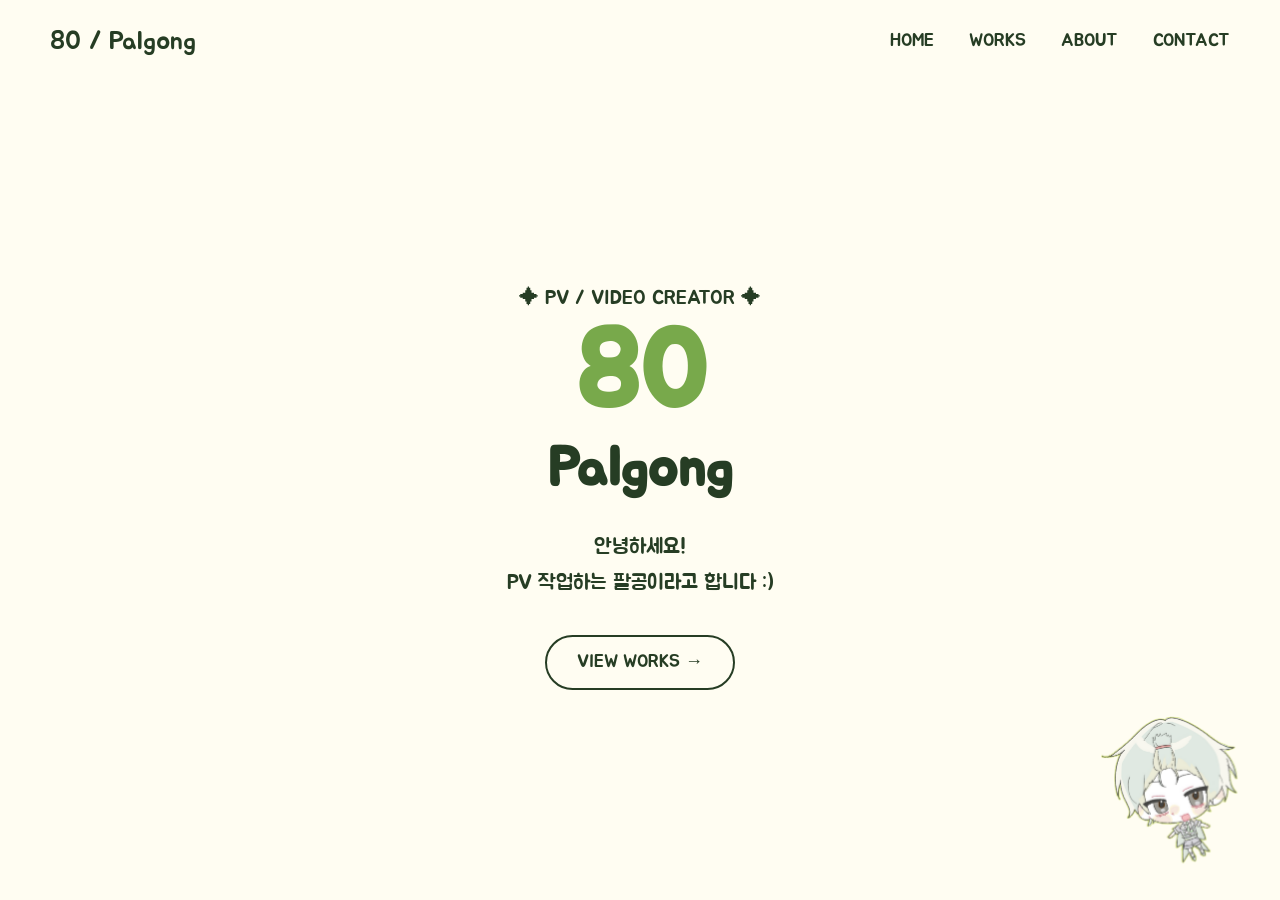
<file: index.html>
<!DOCTYPE html>
<html lang="ko">

<head>
    <meta charset="UTF-8">
    <meta name="viewport" content="width=device-width, initial-scale=1.0">

    <title>80 Palgong | PV Video Creator</title>

    <link rel="stylesheet" href="style.css">
</head>

<body>

    <header>
        <a href="index.html" class="logo">80 / Palgong</a>

        <nav>
            <a href="index.html">HOME</a>
            <a href="works.html">WORKS</a>
            <a href="about.html">ABOUT</a>
            <a href="contact.html">CONTACT</a>
        </nav>
    </header>


    <main class="hero">

        <div class="hero-content">

            <p class="hero-small">
                ✦ PV / VIDEO CREATOR ✦
            </p>

            <h1 class="hero-number">
                80
            </h1>

            <h2 class="hero-name">
                Palgong
            </h2>

            <p class="hero-description">
                안녕하세요!<br>
                PV 작업하는 팔공이라고 합니다 :)
            </p>

            <a href="works.html" class="work-button">
                VIEW WORKS →
            </a>

        </div>

    </main>


    <img
        src="assets/character.png"
        class="floating-character"
        alt="Palgong character"
    >

</body>

</html>
</file>
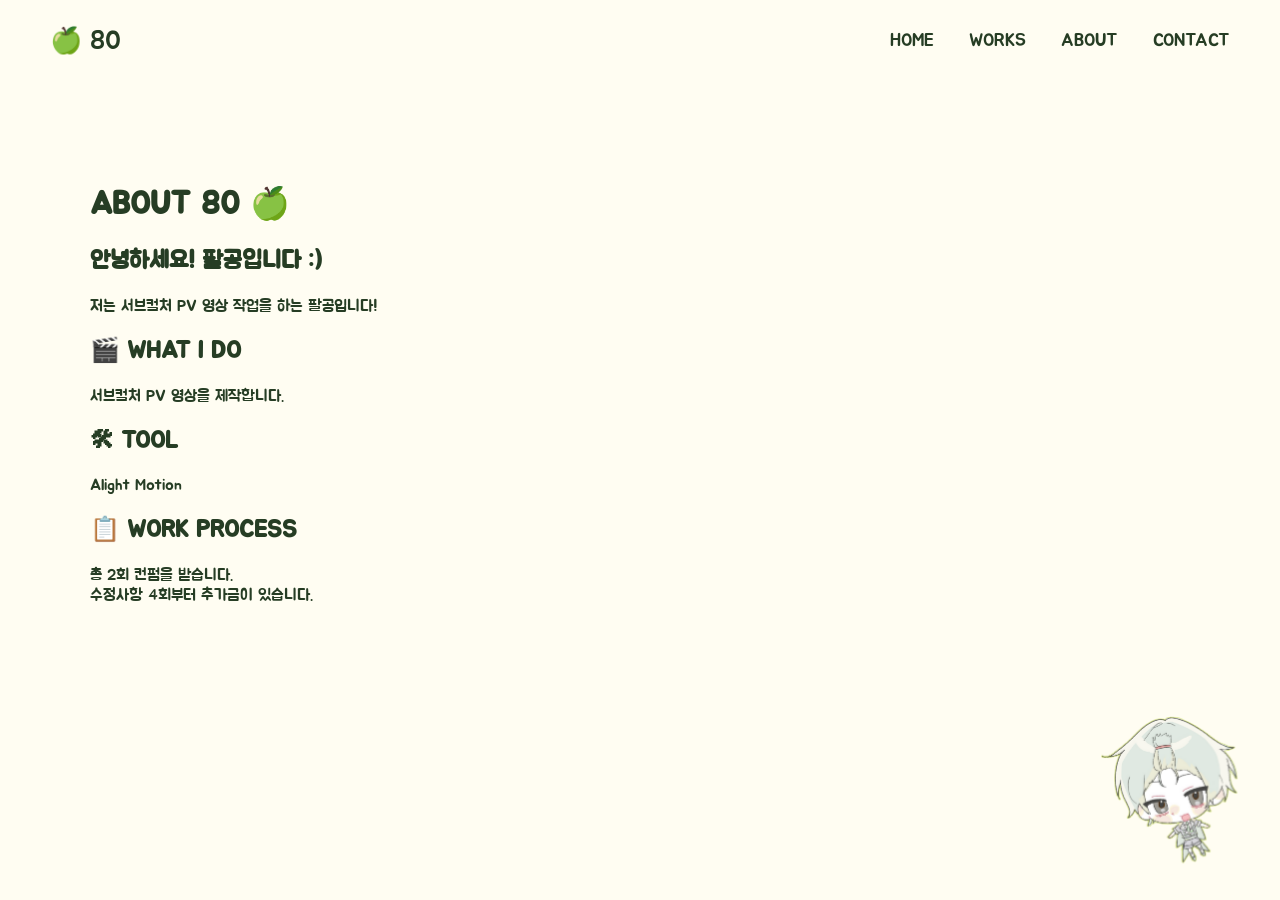
<file: about.html>
<!DOCTYPE html>
<html lang="ko">
<head>
    <meta charset="UTF-8">
    <meta name="viewport" content="width=device-width, initial-scale=1.0">

    <title>About | 80 Palgong</title>

    <link rel="stylesheet" href="style.css">
</head>

<body>

    <img src="assets/character.png"
         class="floating-character"
         alt="Palgong Character">

    <header>
        <a href="index.html" class="logo">🍏 80</a>

        <nav>
            <a href="index.html">HOME</a>
            <a href="works.html">WORKS</a>
            <a href="about.html">ABOUT</a>
            <a href="contact.html">CONTACT</a>
        </nav>
    </header>


    <main class="page about-page">

        <h1>ABOUT 80 🍏</h1>

        <section class="about-box">

            <h2>안녕하세요! 팔공입니다 :)</h2>

            <p>
                저는 서브컬처 PV 영상 작업을 하는
                팔공입니다!
            </p>

        </section>


        <section class="about-box">

            <h2>🎬 WHAT I DO</h2>

            <p>
                서브컬처 PV 영상을 제작합니다.
            </p>

        </section>


        <section class="about-box">

            <h2>🛠 TOOL</h2>

            <p>
                Alight Motion
            </p>

        </section>


        <section class="about-box">

            <h2>📋 WORK PROCESS</h2>

            <p>
                총 2회 컨펌을 받습니다.<br>
                수정사항 4회부터 추가금이 있습니다.
            </p>

        </section>

    </main>


    <script src="script.js"></script>

</body>
</html>
</file>
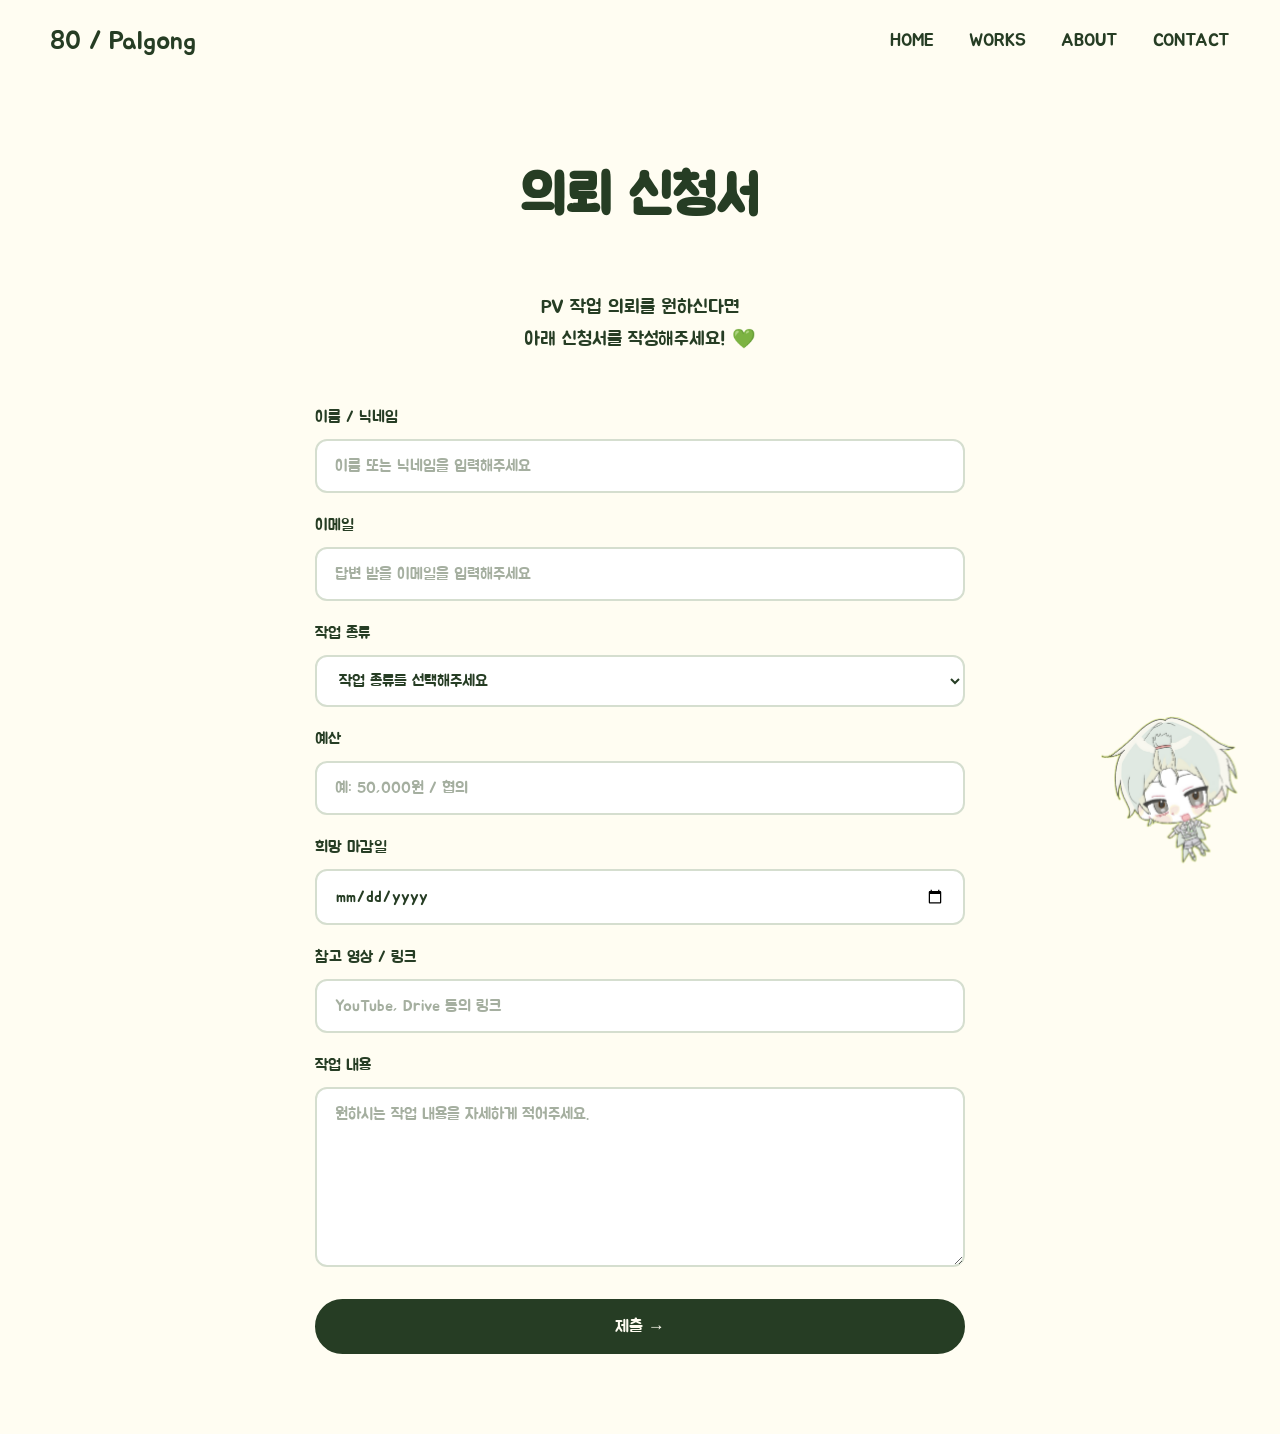
<file: contact.html>
<!DOCTYPE html>
<html lang="ko">

<head>
    <meta charset="UTF-8">
    <meta name="viewport" content="width=device-width, initial-scale=1.0">

    <title>Contact | 80 Palgong</title>

    <link rel="stylesheet" href="style.css">
</head>

<body>

    <header>
        <a href="index.html" class="logo">80 / Palgong</a>

        <nav>
            <a href="index.html">HOME</a>
            <a href="works.html">WORKS</a>
            <a href="about.html">ABOUT</a>
            <a href="contact.html">CONTACT</a>
        </nav>
    </header>


    <main class="page">

        <h1 class="page-title">의뢰 신청서</h1>

        <div class="contact-content">

            <p>
                PV 작업 의뢰를 원하신다면<br>
                아래 신청서를 작성해주세요! 💚
            </p>


            <form
                class="contact-form"
                action="https://formspree.io/f/xppzyzly"
                method="POST"
            >

                <!-- 이름 / 닉네임 -->
                <label for="name">이름 / 닉네임</label>

                <input
                    type="text"
                    id="name"
                    name="name"
                    placeholder="이름 또는 닉네임을 입력해주세요"
                    required
                >


                <!-- 이메일 -->
                <label for="email">이메일</label>

                <input
                    type="email"
                    id="email"
                    name="email"
                    placeholder="답변 받을 이메일을 입력해주세요"
                    required
                >


                <!-- 작업 종류 -->
                <label for="work-type">작업 종류</label>

                <select
                    id="work-type"
                    name="work_type"
                    required
                >
                    <option value="" disabled selected>
                        작업 종류를 선택해주세요
                    </option>

                    <option value="PV">PV</option>
                    <option value="MV">MV</option>
                    <option value="영상 편집">영상 편집</option>
                    <option value="기타">기타</option>
                </select>


                <!-- 예산 -->
                <label for="budget">예산</label>

                <input
                    type="text"
                    id="budget"
                    name="budget"
                    placeholder="예: 50,000원 / 협의"
                    required
                >


                <!-- 희망 마감일 -->
                <label for="deadline">희망 마감일</label>

                <input
                    type="date"
                    id="deadline"
                    name="deadline"
                    required
                >


                <!-- 참고 영상 / 링크 -->
                <label for="reference">참고 영상 / 링크</label>

                <input
                    type="url"
                    id="reference"
                    name="reference"
                    placeholder="YouTube, Drive 등의 링크"
                >


                <!-- 작업 내용 -->
                <label for="message">작업 내용</label>

                <textarea
                    id="message"
                    name="message"
                    placeholder="원하시는 작업 내용을 자세하게 적어주세요."
                    required
                ></textarea>


                <!-- 제출 -->
                <button type="submit">
                    제출 →
                </button>

            </form>

        </div>

    </main>


    <img
        src="assets/character.png"
        class="floating-character"
        alt="Palgong character"
    >

</body>

</html>
</file>
<file: style.css>
@import url('https://fonts.googleapis.com/css2?family=Jua&display=swap');


/* =========================
   BASIC
========================= */

* {
    box-sizing: border-box;
}

html {
    scroll-behavior: smooth;
}

body {
    margin: 0;
    background: #fffdf2;
    color: #263d24;
    font-family: 'Jua', sans-serif;
}


/* =========================
   HEADER
========================= */

header {
    width: 100%;
    padding: 25px 50px;

    display: flex;
    justify-content: space-between;
    align-items: center;
}

.logo {
    color: #263d24;
    text-decoration: none;
    font-size: 26px;
}

nav {
    display: flex;
    gap: 35px;
}

nav a {
    color: #263d24;
    text-decoration: none;
    font-size: 18px;

    transition: 0.25s;
}

nav a:hover {
    color: #78a94b;
}


/* =========================
   HOME
========================= */

.hero {
    min-height: calc(100vh - 90px);

    display: flex;
    justify-content: center;
    align-items: center;

    text-align: center;
}

.hero-content {
    display: flex;
    flex-direction: column;
    align-items: center;
}

.hero-small {
    margin: 0 0 15px;
    font-size: 20px;
}

.hero-number {
    margin: 0;

    font-size: 110px;
    line-height: 0.9;

    color: #78a94b;
}

.hero-name {
    margin: 10px 0 25px;
    font-size: 55px;
}

.hero-description {
    margin: 0 0 35px;

    font-size: 21px;
    line-height: 1.7;
}

.work-button {
    display: inline-block;

    padding: 14px 30px;

    border: 2px solid #263d24;
    border-radius: 30px;

    color: #263d24;
    text-decoration: none;

    font-size: 18px;

    transition: 0.25s;
}

.work-button:hover {
    background: #263d24;
    color: #fffdf2;
}


/* =========================
   FLOATING CHARACTER
========================= */

.floating-character {
    position: fixed;

    right: 35px;
    bottom: 30px;

    width: 150px;
    height: auto;

    z-index: 9999;

    animation: floating 3s ease-in-out infinite;
}

@keyframes floating {

    0% {
        transform: translateY(0) rotate(-3deg);
    }

    50% {
        transform: translateY(-20px) rotate(3deg);
    }

    100% {
        transform: translateY(0) rotate(-3deg);
    }

}


/* =========================
   COMMON PAGE
========================= */

.page {
    width: 90%;
    max-width: 1100px;

    margin: 0 auto;

    padding: 80px 0;
}

.page-title {
    margin: 0 0 60px;

    text-align: center;

    font-size: 55px;
}


/* =========================
   WORKS
========================= */

.works-grid {
    display: grid;

    grid-template-columns: repeat(2, 1fr);

    gap: 35px;
}

.work-card {
    position: relative;

    overflow: hidden;

    aspect-ratio: 16 / 9;

    border-radius: 18px;

    cursor: pointer;
}

.work-card img {
    width: 100%;
    height: 100%;

    display: block;

    object-fit: cover;

    transition: transform 0.4s;
}

.work-card:hover img {
    transform: scale(1.05);
}


/* WORK OVERLAY */

.work-overlay {
    position: absolute;

    top: 0;
    right: 0;
    bottom: 0;
    left: 0;

    display: flex;
    flex-direction: column;

    justify-content: center;
    align-items: center;

    text-align: center;

    background: rgba(38, 61, 36, 0.82);

    color: white;

    opacity: 0;

    transition: opacity 0.3s;
}

.work-card:hover .work-overlay {
    opacity: 1;
}

.work-overlay h2 {
    margin: 0 0 8px;

    font-size: 30px;
}

.work-overlay p {
    margin: 0;

    font-size: 18px;
}


/* PLAY BUTTON */

.play-button {
    width: 55px;
    height: 55px;

    margin-top: 25px;

    border-radius: 50%;

    background: #fffdf2;
    color: #263d24;

    display: flex;
    justify-content: center;
    align-items: center;

    font-size: 22px;
}


/* =========================
   VIDEO MODAL
========================= */

.video-modal {
    position: fixed;

    top: 0;
    right: 0;
    bottom: 0;
    left: 0;

    display: flex;

    justify-content: center;
    align-items: center;

    padding: 30px;

    background: rgba(0, 0, 0, 0.75);

    opacity: 0;
    visibility: hidden;

    z-index: 10000;

    transition: 0.25s;
}

.video-modal.show {
    opacity: 1;
    visibility: visible;
}

.video-modal-content {
    position: relative;

    width: min(900px, 95vw);

    padding: 20px;

    border-radius: 20px;

    background: #fffdf2;
}

.video-modal iframe {
    width: 100%;

    aspect-ratio: 16 / 9;

    border: none;

    border-radius: 12px;
}

.close-modal {
    position: absolute;

    top: 10px;
    right: 15px;

    width: 40px;
    height: 40px;

    border: none;

    border-radius: 50%;

    background: white;

    font-size: 30px;

    cursor: pointer;

    z-index: 2;
}

.modal-info {
    padding: 15px 5px 5px;
}

.modal-info h2 {
    margin: 0 0 5px;
}

.modal-info p {
    margin: 0;
}


/* =========================
   ABOUT
========================= */

.about-content {
    max-width: 750px;

    margin: 0 auto;

    text-align: center;
}

.about-content h2 {
    margin-top: 45px;

    font-size: 32px;
}

.about-content p {
    font-size: 19px;

    line-height: 1.8;
}


/* =========================
   CONTACT
========================= */

.contact-content {
    max-width: 650px;

    margin: 0 auto;
}

.contact-content > p {
    text-align: center;

    font-size: 19px;

    line-height: 1.7;
}


/* CONTACT FORM */

.contact-form {
    display: flex;
    flex-direction: column;

    gap: 12px;

    margin-top: 40px;
}


/* LABEL */

.contact-form label {
    margin-top: 10px;

    color: #263d24;

    font-size: 16px;
}


/* INPUT / TEXTAREA */

.contact-form input,
.contact-form textarea {
    width: 100%;

    padding: 15px 18px;

    border: 2px solid #d5decf;

    border-radius: 12px;

    background: white;

    color: #263d24;

    font-family: 'Jua', sans-serif;

    font-size: 16px;

    outline: none;

    transition: 0.25s;
}

.contact-form input:focus,
.contact-form textarea:focus {
    border-color: #78a94b;
}


/* SELECT */

.contact-form select {
    width: 100%;

    padding: 15px 18px;

    border: 2px solid #d5decf;

    border-radius: 12px;

    background: white;

    color: #263d24;

    font-family: 'Jua', sans-serif;

    font-size: 16px;

    outline: none;

    cursor: pointer;

    transition: 0.25s;
}

.contact-form select:focus {
    border-color: #78a94b;
}


/* PLACEHOLDER */

.contact-form input::placeholder,
.contact-form textarea::placeholder {
    color: #a5afa0;
}


/* MESSAGE */

.contact-form textarea {
    min-height: 180px;

    resize: vertical;
}


/* SUBMIT BUTTON */

.contact-form button {
    margin-top: 20px;

    padding: 15px 25px;

    border: 2px solid #263d24;

    border-radius: 30px;

    background: #263d24;

    color: #fffdf2;

    font-family: 'Jua', sans-serif;

    font-size: 17px;

    cursor: pointer;

    transition: 0.25s;
}

.contact-form button:hover {
    background: #78a94b;

    border-color: #78a94b;
}


/* =========================
   MOBILE
========================= */

@media (max-width: 700px) {

    header {
        padding: 20px;

        flex-direction: column;

        gap: 15px;
    }

    nav {
        gap: 18px;
    }

    nav a {
        font-size: 15px;
    }


    /* HOME */

    .hero-number {
        font-size: 80px;
    }

    .hero-name {
        font-size: 42px;
    }

    .hero-description {
        font-size: 17px;
    }


    /* PAGE */

    .page {
        padding: 50px 0;
    }

    .page-title {
        font-size: 42px;

        margin-bottom: 40px;
    }


    /* WORKS */

    .works-grid {
        grid-template-columns: 1fr;
    }


    /* CHARACTER */

    .floating-character {
        width: 100px;

        right: 15px;
        bottom: 15px;
    }


    /* CONTACT */

    .contact-content {
        width: 100%;
    }

    .contact-form input,
    .contact-form select,
    .contact-form textarea {
        font-size: 15px;
    }

}
</file>
